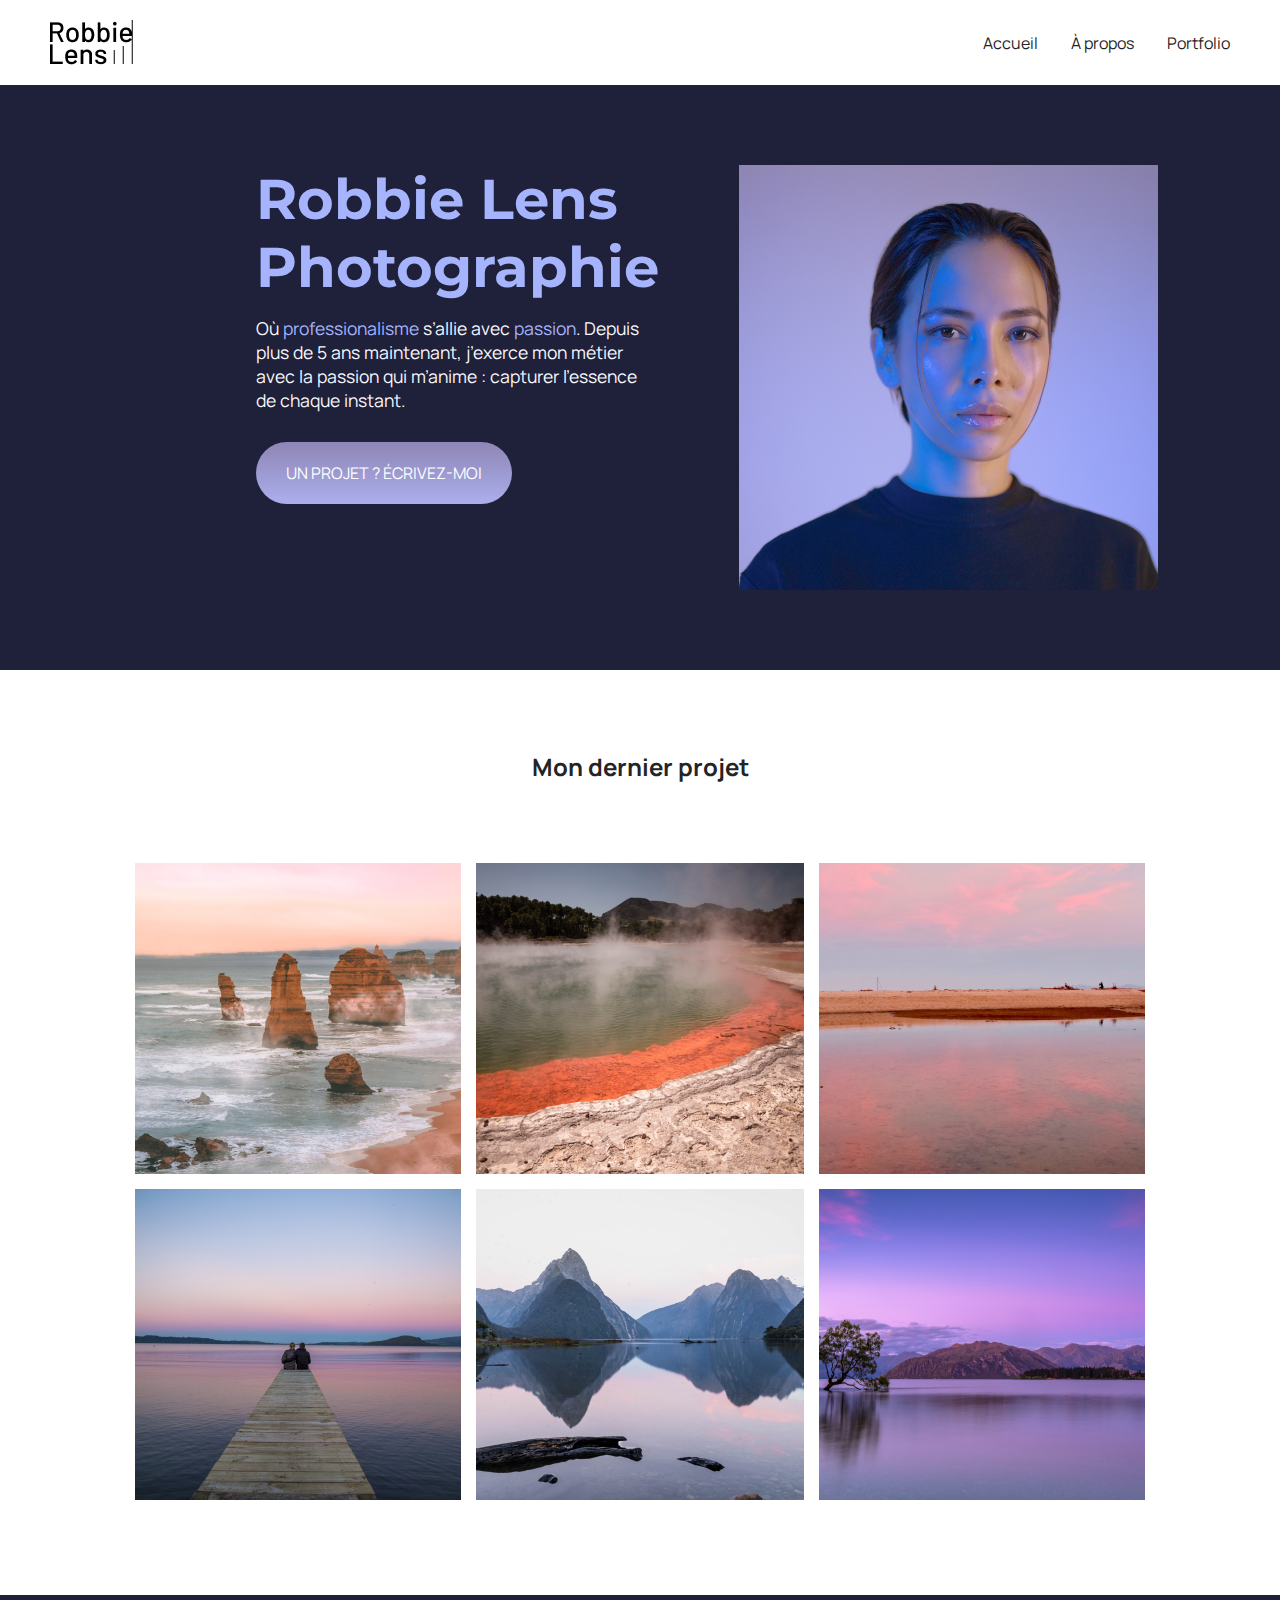
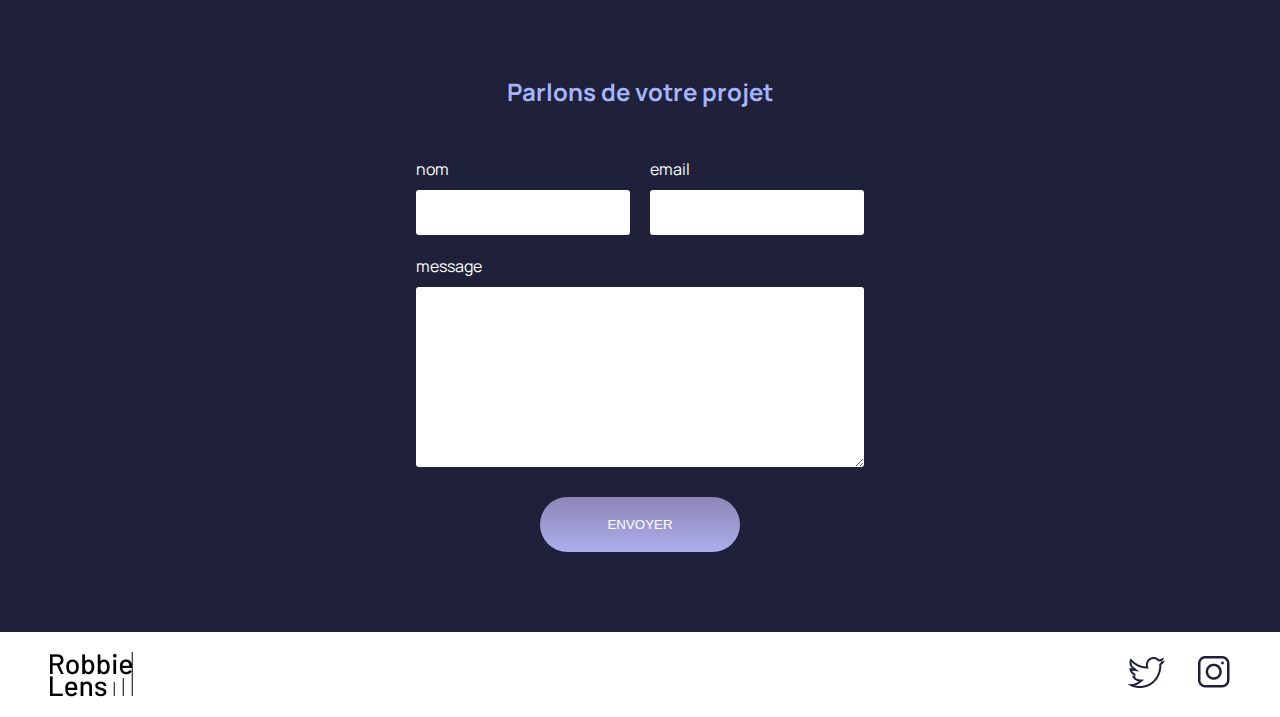
<file: practice/start/src/index.html>
<!DOCTYPE html>
<html lang="fr">

<head>
    <meta charset="utf-8" >
    <title>Accueil - Robbie Lens Photographie</title>
    <link href="assets/style/style.css" rel="stylesheet" >
    <link href="assets/style/index.css" rel="stylesheet" >
    <link rel="preconnect" href="https://fonts.googleapis.com">
    <link rel="preconnect" href="https://fonts.gstatic.com" crossorigin>
    <link href="https://fonts.googleapis.com/css2?family=Manrope&family=Montserrat&display=swap" rel="stylesheet">
</head>

<body>
    <header>
        <nav>
            <img src="assets/images/logo.png" alt="Logo Robbie Lens" >
            <div>
                <a href="index.html">Accueil</a>
                <a href="a-propos.html">À propos</a>
                <a href="portfolio.html">Portfolio</a>
            </div>
        </nav>
    </header>
    <main>
        <section class="accueil-introduction">
            <div>
                <h1>Robbie Lens Photographie</h1>
                <p>
                    Où <em>professionalisme</em> s’allie avec <em>passion</em>. Depuis
                    plus de 5 ans maintenant, j’exerce mon métier avec la passion
                    qui m’anime : capturer l’essence de chaque instant.
                </p>
                <a href="#contact" class="cta">UN PROJET ? ÉCRIVEZ-MOI</a>
            </div>
            <img src="assets/images/robbie-lens.png" alt="Portrait avec effet de la photographe Robbie Lens" >
        </section>
        <section class="accueil-photos">
            <h2>Mon dernier projet</h2>
            <div>
                <img src="assets/images/accueil/element-1.png" alt="Twelve apostles - Australie" >
                <img src="assets/images/accueil/element-2.png" alt="Wai-O-Tapu - Nouvelle-Zélande" >
                <img src="assets/images/accueil/element-3.png" alt="Parc National d’Abel Tasman - Nouvelle-Zélande" >
            </div>
            <div>
                <img src="assets/images/accueil/element-4.png" alt="Lac Rotorua - Nouvelle-Zélande" >
                <img src="assets/images/accueil/element-5.png" alt="Milford Sound - Nouvelle-Zélande" >
                <img src="assets/images/accueil/element-6.png" alt="Lac Wanaka - Nouvelle-Zélande" >
            </div>
        </section>
        <section id="contact" class="section-contact">
            <h2>Parlons de votre projet</h2>
            <form method="get" action="#">
                <div class="form-nom-email">
                    <div class="form-column">
                        <label for="nom">nom</label>
                        <input type="text" name="nom" id="nom" >
                    </div>
                    <div class="form-column">
                        <label for="email">email</label>
                        <input type="email" name="email" id="email" >
                    </div>
                </div>
                <label for="message">message</label>
                <textarea name="message" id="message" rows="10"></textarea>
                <input type="submit" value="ENVOYER" class="cta" >
            </form>
        </section>
    </main>
    <footer>
        <img src="images/logo.png" alt="Logo Robbie Lens" >
        <div>
            <a target="_blank" href="https://twitter.com/" class="lien-icone">
                <img src="assets/images/twitter.png" alt="Logo Twitter" >
            </a>
            <a target="_blank" href="https://www.instagram.com/" class="lien-icone">
                <img src="assets/images/instagram.png" alt="Logo Instagram" >
            </a>
        </div>
    </footer>
</body>

</html>
</file>
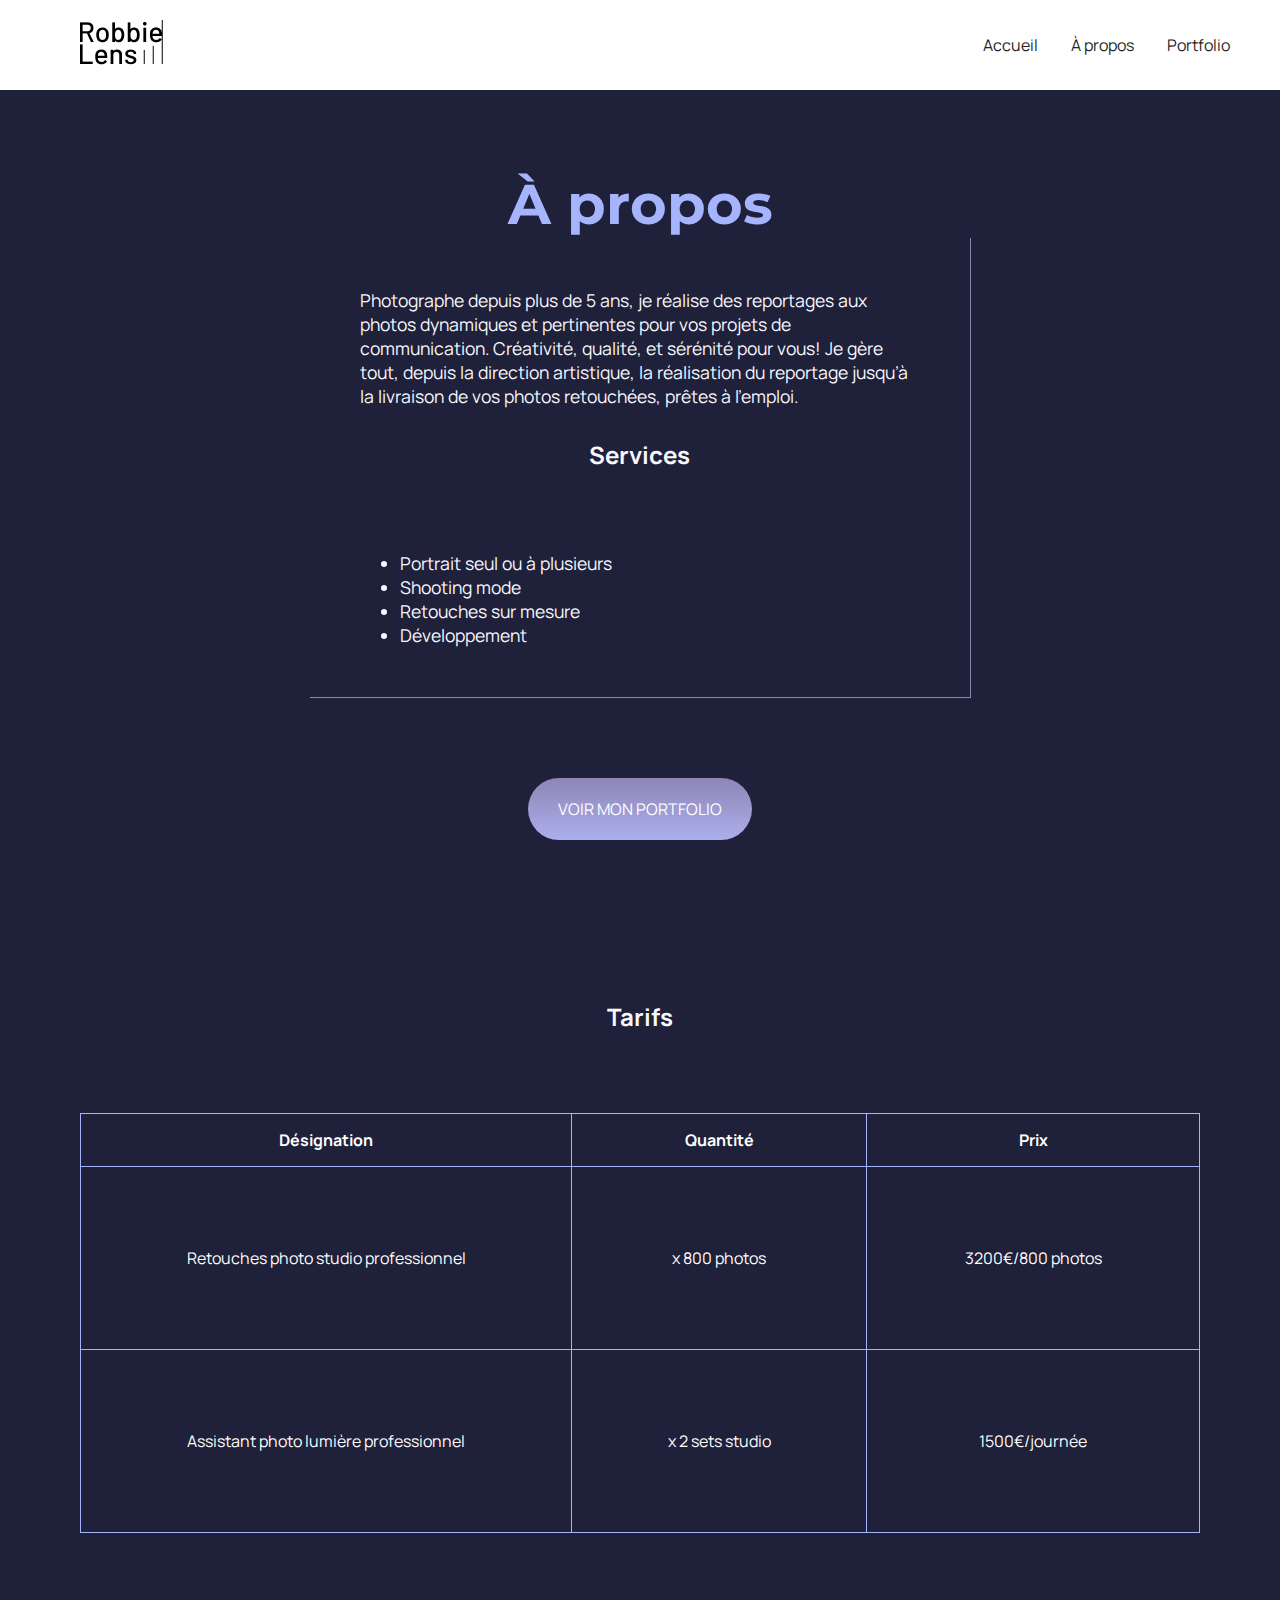
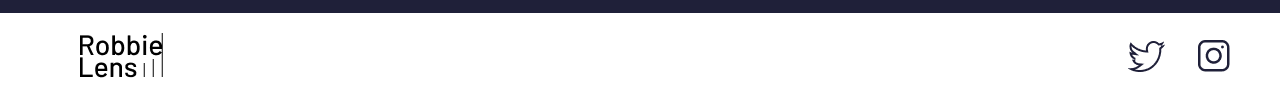
<file: practice/start/src/a-propos.html>
<!DOCTYPE html>
<html lang="fr">

<head>
    <meta charset="utf-8" >
    <title>À propos - Robbie Lens Photographie</title>
    <link href="assets/style/style.css" rel="stylesheet" >
    <link href="assets/style/a-propos.css" rel="stylesheet" >
    <link rel="preconnect" href="https://fonts.googleapis.com">
    <link rel="preconnect" href="https://fonts.gstatic.com" crossorigin>
    <link href="https://fonts.googleapis.com/css2?family=Manrope&family=Montserrat&display=swap" rel="stylesheet">
</head>

<body>
    <header>
        <nav>
            <a href="index.html" class="lien-icone">
                <img src="assets/images/logo.png" alt="Logo Robbie Lens" >
            </a>
            <div>
                <a href="index.html">Accueil</a>
                <a href="a-propos.html">À propos</a>
                <a href="portfolio.html">Portfolio</a>
            </div>
        </nav>
    </header>
    <main class="a-propos-main">
        <section>
            <h1>À propos</h1>
            <div class="carre-contenu">
                <p>
                    Photographe depuis plus de 5 ans, je réalise des reportages aux photos dynamiques et pertinentes
                    pour
                    vos
                    projets de communication. Créativité, qualité, et sérénité pour vous! Je gère tout, depuis la
                    direction
                    artistique, la réalisation du reportage jusqu’à la livraison de vos photos retouchées, prêtes à
                    l’emploi.
                </p>
                <h2>Services</h2>
                <ul>
                    <li>Portrait seul ou à plusieurs</li>
                    <li>Shooting mode</li>
                    <li>Retouches sur mesure</li>
                    <li>Développement</li>
                </ul>
            </div>
            <div>
                <a href="portfolio.html" class="cta">VOIR MON PORTFOLIO</a>
            </div>
        </section>
        <section>
            <h2>Tarifs</h2>
            <table>
                <thead>
                    <tr>
                        <th>Désignation</th>
                        <th>Quantité</th>
                        <th>Prix</th>
                    </tr>
                </thead>
                <tbody>
                    <tr>
                        <td>Retouches photo
                            studio professionnel</td>
                        <td>x 800 photos</td>
                        <td>3200€/800 photos</td>
                    </tr>
                    <tr>
                        <td>Assistant photo
                            lumière professionnel</td>
                        <td>x 2 sets studio</td>
                        <td>1500€/journée</td>
                    </tr>
                </tbody>
            </table>

        </section>
    </main>
    <footer>
        <a href="index.html" class="lien-icone">
            <img src="assets/images/logo.png" alt="Logo Robbie Lens" >
        </a>
        <div>
            <a target="_blank" href="https://twitter.com/" class="lien-icone">
                <img src="assets/images/twitter.png" alt="Logo Twitter" >
            </a>
            <a target="_blank" href="https://www.instagram.com/" class="lien-icone">
                <img src="assets/images/instagram.png" alt="Logo Instagram" >
            </a>
        </div>
    </footer>
</body>

</html>
</file>
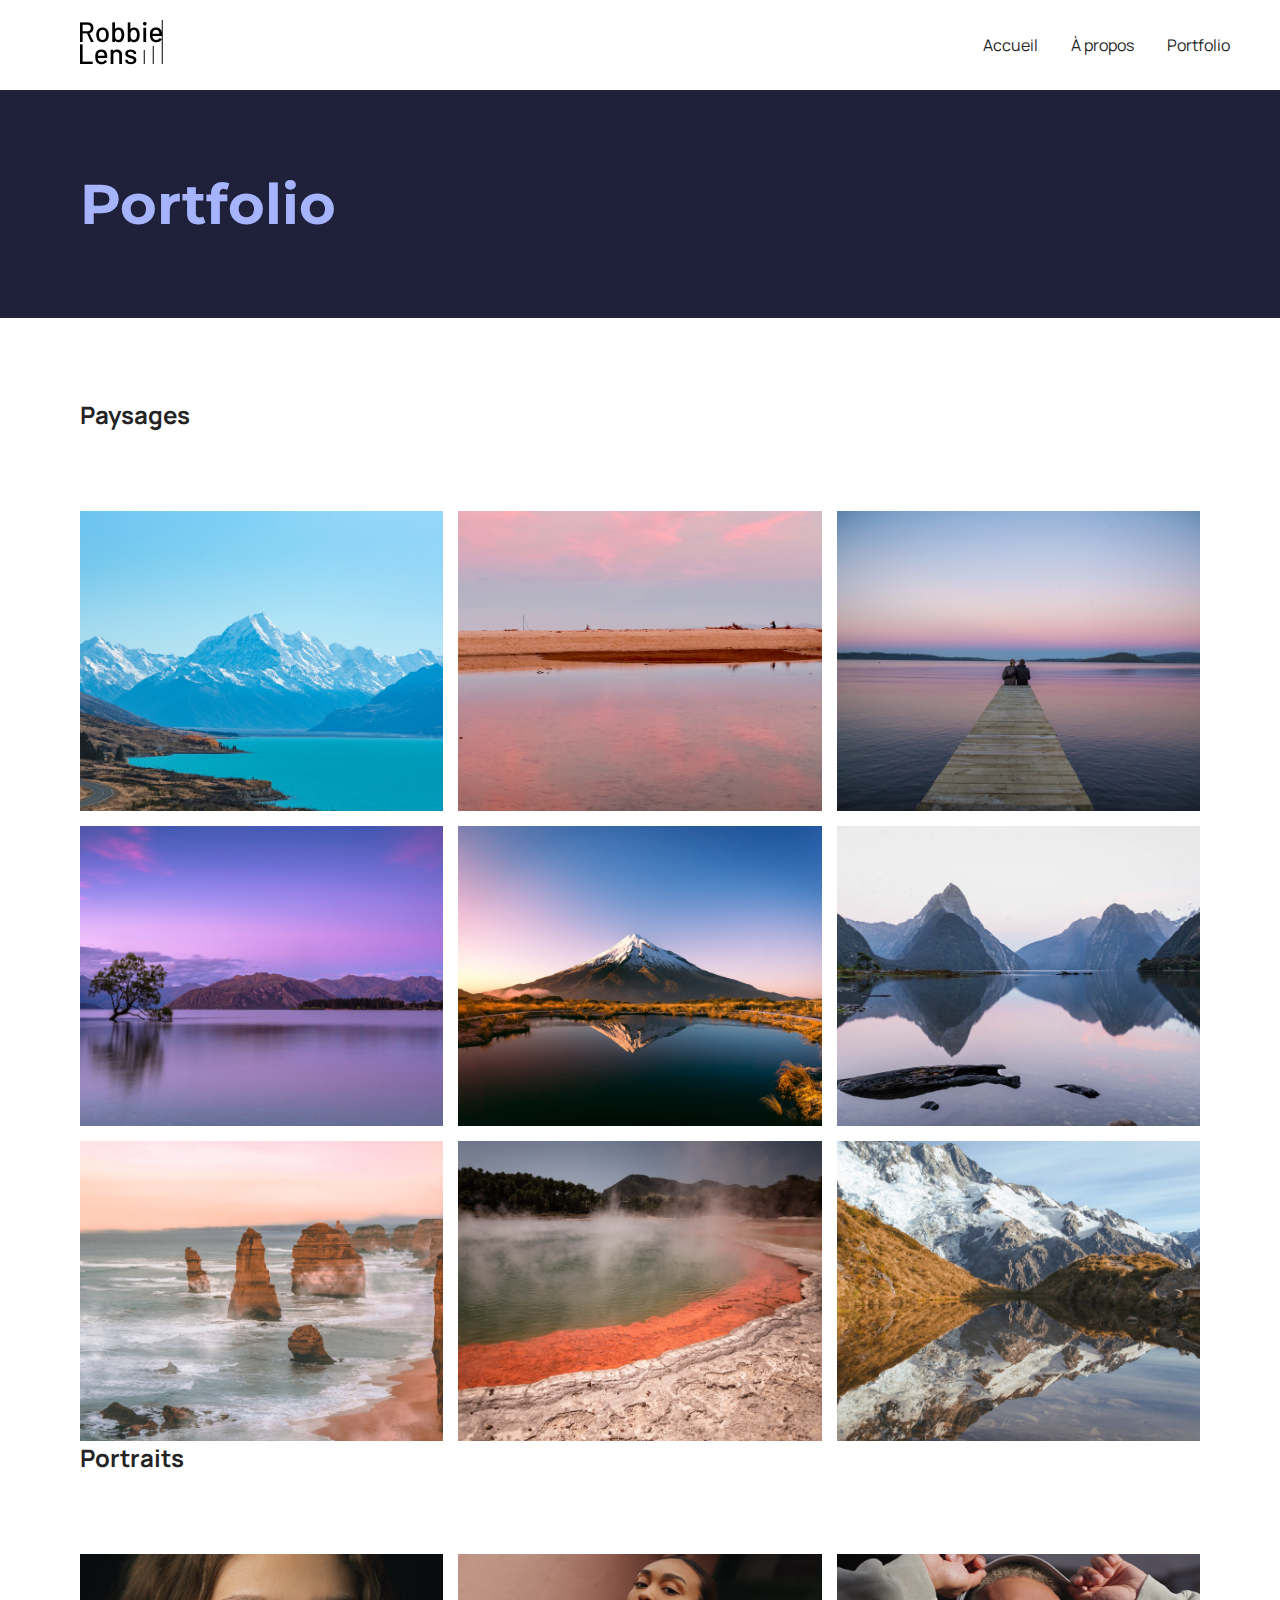
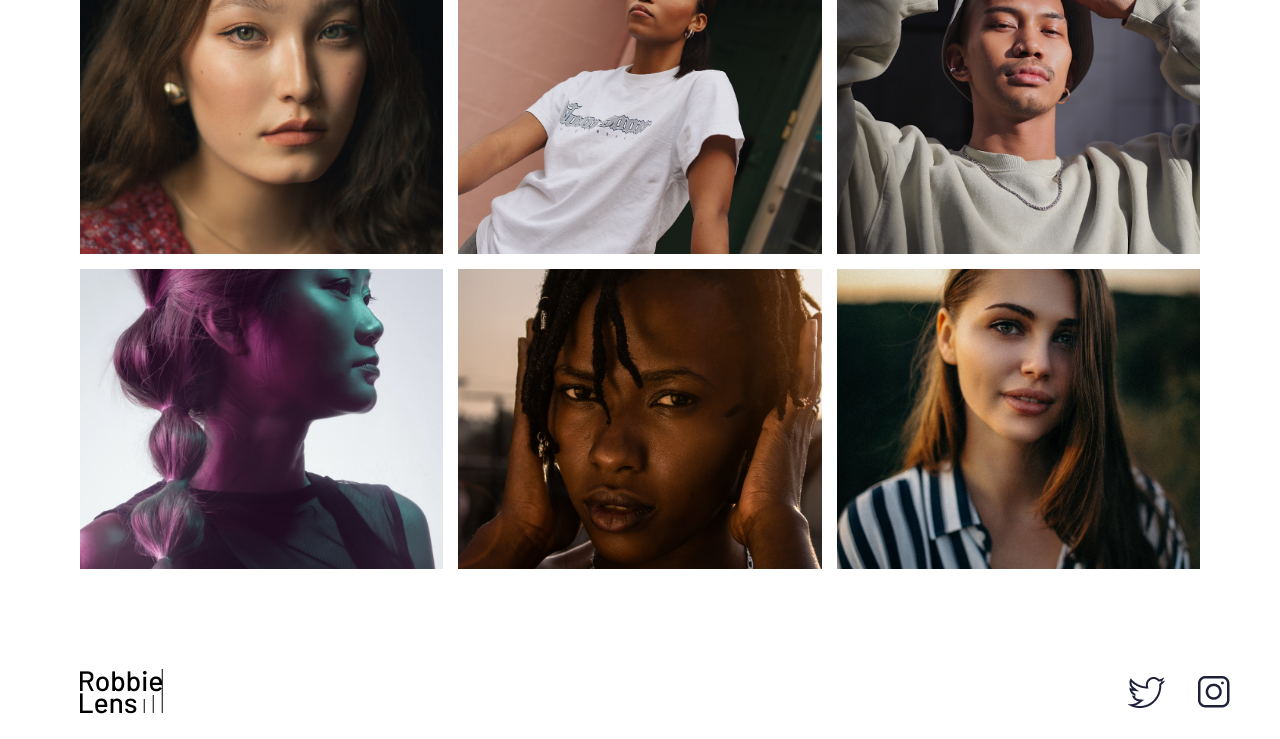
<file: practice/start/src/portfolio.html>
<!DOCTYPE html>
<html lang="fr">

<head>
    <meta charset="utf-8" >
    <title>Portfolio - Robbie Lens Photographie</title>
    <link href="assets/style/style.css" rel="stylesheet" >
    <link href="assets/style/portfolio.css" rel="stylesheet" >
    <link rel="preconnect" href="https://fonts.googleapis.com">
    <link rel="preconnect" href="https://fonts.gstatic.com" crossorigin>
    <link href="https://fonts.googleapis.com/css2?family=Manrope&family=Montserrat&display=swap" rel="stylesheet">
</head>

<body>
    <header>
        <nav>
            <a href="index.html" class="lien-icone">
                <img src="assets/images/logo.png" alt="Logo Robbie Lens" >
            </a>
            <div>
                <a href="index.html">Accueil</a>
                <a href="a-propos.html">À propos</a>
                <a href="portfolio.html">Portfolio</a>
            </div>
        </nav>
    </header>
    <main>
        <section>
            <h1>Portfolio</h1>
        </section>
        <section class="portfolio-section-photos">
            <h2>Paysages</h2>
            <div class="grid-paysages">
                <a href="assets/images/portfolio/paysage1.jpg" class="lien-conteneur-photo">
                    <img src="images/portfolio/paysage1.jpg" alt="Mont Aoraki - Nouvelle-Zélande" >
                    <div class="photo-hover">Voir la photo</div>
                </a>
                <a href="assets/images/portfolio/paysage2.jpg" class="lien-conteneur-photo">
                    <img src="assets/images/portfolio/paysage2.jpg" alt="Parc National d’Abel Tasman - Nouvelle-Zélande" >
                    <div class="photo-hover">Voir la photo</div>
                </a>
                <a href="assets/images/portfolio/paysage3.jpg" class="lien-conteneur-photo">
                    <img src="assets/images/portfolio/paysage3.jpg" alt="Lac Rotorua - Nouvelle-Zélande" >
                    <div class="photo-hover">Voir la photo</div>
                </a>
                <a href="assets/images/portfolio/paysage4.jpg" class="lien-conteneur-photo">
                    <img src="assets/images/portfolio/paysage4.jpg" alt="Lac Wanaka - Nouvelle-Zélande" >
                    <div class="photo-hover">Voir la photo</div>
                </a>
                <a href="assets/images/portfolio/paysage5.jpg" class="lien-conteneur-photo">
                    <img src="assets/images/portfolio/paysage5.jpg" alt="Mont Taranaki - Nouvelle-Zélande" >
                    <div class="photo-hover">Voir la photo</div>
                </a>
                <a href="assets/images/portfolio/paysage6.jpg" class="lien-conteneur-photo">
                    <img src="assets/images/portfolio/paysage6.jpg" alt="Milford Sound - Nouvelle-Zélande" >
                    <div class="photo-hover">Voir la photo</div>
                </a>
                <a href="assets/images/portfolio/paysage7.jpg" class="lien-conteneur-photo">
                    <img src="assets/images/portfolio/paysage7.jpg" alt="Twelve Apostle - Australie" >
                    <div class="photo-hover">Voir la photo</div>
                </a>
                <a href="assets/images/portfolio/paysage8.jpg" class="lien-conteneur-photo">
                    <img src="assets/images/portfolio/paysage8.jpg" alt="Wai-O-Tapu - Nouvelle-Zélande" >
                    <div class="photo-hover">Voir la photo</div>
                </a>
                <a href="assets/images/portfolio/paysage9.jpg" class="lien-conteneur-photo">
                    <img src="assets/images/portfolio/paysage9.jpg" alt="Mont Cook - Nouvelle Zélande" >
                    <div class="photo-hover">Voir la photo</div>
                </a>
            </div>
            <h2>Portraits</h2>
            <div class="grid-portraits">
                <a href="assets/images/portfolio/portrait1.jpg" class="lien-conteneur-photo">
                    <img src="assets/images/portfolio/portrait1.jpg" alt="Portrait jeune femme 1" >
                    <div class="photo-hover">Voir la photo</div>
                </a>
                <a href="assets/images/portfolio/portrait2.jpg" class="lien-conteneur-photo">
                    <img src="assets/images/portfolio/portrait2.jpg" alt="Portrait jeune femme 2" >
                    <div class="photo-hover">Voir la photo</div>
                </a>
                <a href="assets/images/portfolio/portrait3.jpg" class="lien-conteneur-photo">
                    <img src="assets/images/portfolio/portrait3.jpg" alt="Portrait jeune homme 3" >
                    <div class="photo-hover">Voir la photo</div>
                </a>
                <a href="assets/images/portfolio/portrait4.jpg" class="lien-conteneur-photo">
                    <img src="assets/images/portfolio/portrait4.jpg" alt="Portrait jeune femme 4" >
                    <div class="photo-hover">Voir la photo</div>
                </a>
                <a href="assets/images/portfolio/portrait5.jpg" class="lien-conteneur-photo">
                    <img src="assets/images/portfolio/portrait5.jpg" alt="Portrait jeune femme 5" >
                    <div class="photo-hover">Voir la photo</div>
                </a>
                <a href="assets/images/portfolio/portrait6.jpg" class="lien-conteneur-photo">
                    <img src="assets/images/portfolio/portrait6.jpg" alt="Portrait jeune femme 6" >
                    <div class="photo-hover">Voir la photo</div>
                </a>

            </div>
        </section>
    </main>
    <footer>
        <a href="index.html" class="lien-icone">
            <img src="assets/images/logo.png" alt="Logo Robbie Lens" >
        </a>
        <div>
            <a target="_blank" href="https://twitter.com/" class="lien-icone">
                <img src="assets/images/twitter.png" alt="Logo Twitter" >
            </a>
            <a target="_blank" href="https://www.instagram.com/" class="lien-icone">
                <img src="assets/images/instagram.png" alt="Logo Instagram" >
            </a>
        </div>
    </footer>
</body>

</html>
</file>
<file: practice/start/src/assets/style/style.css>
* {
  margin: 0;
}

body {
  font-family: 'Manrope', sans-serif;
  font-size: 1em;
  background-color: #1f2039;
}

a {
  color: #242424;
  text-decoration: none;
}

em {
  color: #a5b4fc;
  font-style: normal;
}

h1 {
  font-size: 3.5em;
  color: #a5b4fc;
  font-family: 'Montserrat', sans-serif;
}

h2 {
  color: #f9f8ff;
}

p,
li {
  font-size: 1.1em;
  color: #f9f8ff;
}

header,
footer {
  background-color: white;
  padding: 20px 50px;
}

.cta {
  display: inline-block;
  background: linear-gradient(#8e86b5, #acaeed);
  color: white;
  border-radius: 50px;
  padding: 20px 30px;
}

a:hover {
  text-decoration: underline;
}

.cta:hover {
  background: linear-gradient(#696484, #8788ba);
  text-decoration: none;
}

.lien-icone {
  margin-left: 30px;
}

.lien-icone:hover {
  opacity: 0.5;
}

section {
  padding: 80px;
}

footer,
nav {
  display: flex;
  flex-direction: row;
  align-items: center;
  justify-content: space-between;
}

nav a {
  margin-left: 30px;
}
</file>
<file: practice/start/src/assets/style/index.css>
.accueil-photos {
  background-color: white;
  padding: 80px;
}

.accueil-photos h2 {
  color: #242424;
  text-align: center;
  margin-bottom: 80px;
}

.accueil-photos div {
  display: flex;
  flex-direction: row;
  gap: 15px;
  justify-content: center;
  margin-bottom: 15px;
}

.accueil-introduction {
  display: flex;
  flex-direction: row;
  width: 60%;
  align-items: flex-start;
  margin: auto;
}

.accueil-introduction h1 {
  margin-bottom: 15px;
}

.accueil-introduction p {
  margin-bottom: 30px;
}

.accueil-introduction div {
  padding-right: 80px;
}

.section-contact h2 {
  color: #a5b4fc;
  text-align: center;
  margin-bottom: 50px;
}

form {
  display: flex;
  flex-direction: column;
  width: 40%;
  margin: auto;
  color: white;
}

.form-nom-email {
  display: flex;
  flex-direction: row;
  gap: 20px;
}

.form-column {
  flex: 1;
  display: flex;
  flex-direction: column;
  margin-bottom: 20px;
}

input,
textarea {
  padding: 15px;
  border-radius: 3px;
  border: none;
}

label {
  margin-bottom: 10px;
}

input[type='submit'] {
  width: 200px;
  margin: auto;
  margin-top: 30px;
}
</file>
<file: practice/start/src/assets/style/a-propos.css>
.carre-contenu {
  border-right: 1px solid #8e86b5;
  border-bottom: 1px solid #8e86b5;
  padding: 50px;
  width: 50%;
  margin: auto;
  margin-bottom: 80px;
}

.carre-contenu h2 {
  margin-top: 30px;
}

.carre-contenu ul {
  margin-top: 30px;
}

.carre-contenu + div {
  text-align: center;
}

.a-propos-main {
  margin: auto;
}

table {
  color: white;
  text-align: center;
  width: 100%;
  border-collapse: collapse;
}

td,
th {
  padding: 15px;
  border: 1px solid #a5b4fc;
}

td {
  padding: 80px;
}

h2 {
  margin-bottom: 80px;
}

h1,
h2 {
  text-align: center;
}
</file>
<file: practice/start/src/assets/style/portfolio.css>
.portfolio-section-photos {
  background-color: white;
}

.portfolio-section-photos h2 {
  color: #242424;
  margin-bottom: 80px;
}

.grid-paysages {
  display: grid;
  grid-template-columns: 1fr 1fr 1fr;
  grid-template-rows: 300px 300px 300px;
  gap: 15px;
}

.grid-portraits {
  display: grid;
  grid-template-columns: 1fr 1fr 1fr;
  grid-template-rows: 300px 300px;
  gap: 15px;
}

.grid-paysages img,
.grid-portraits img {
  width: 100%;
  height: 100%;
  object-fit: cover;
}

.lien-conteneur-photo {
  position: relative;
}

.photo-hover {
  position: absolute;
  top: 0;
  left: 0;
  right: 0;
  bottom: 0;
  display: flex;
  align-items: center;
  justify-content: center;
  font-size: 1.5em;
  color: white;
  background-color: rgba(0, 0, 0, 0.7);
  display: none;
}

.lien-conteneur-photo:hover .photo-hover {
  display: flex;
}
</file>
